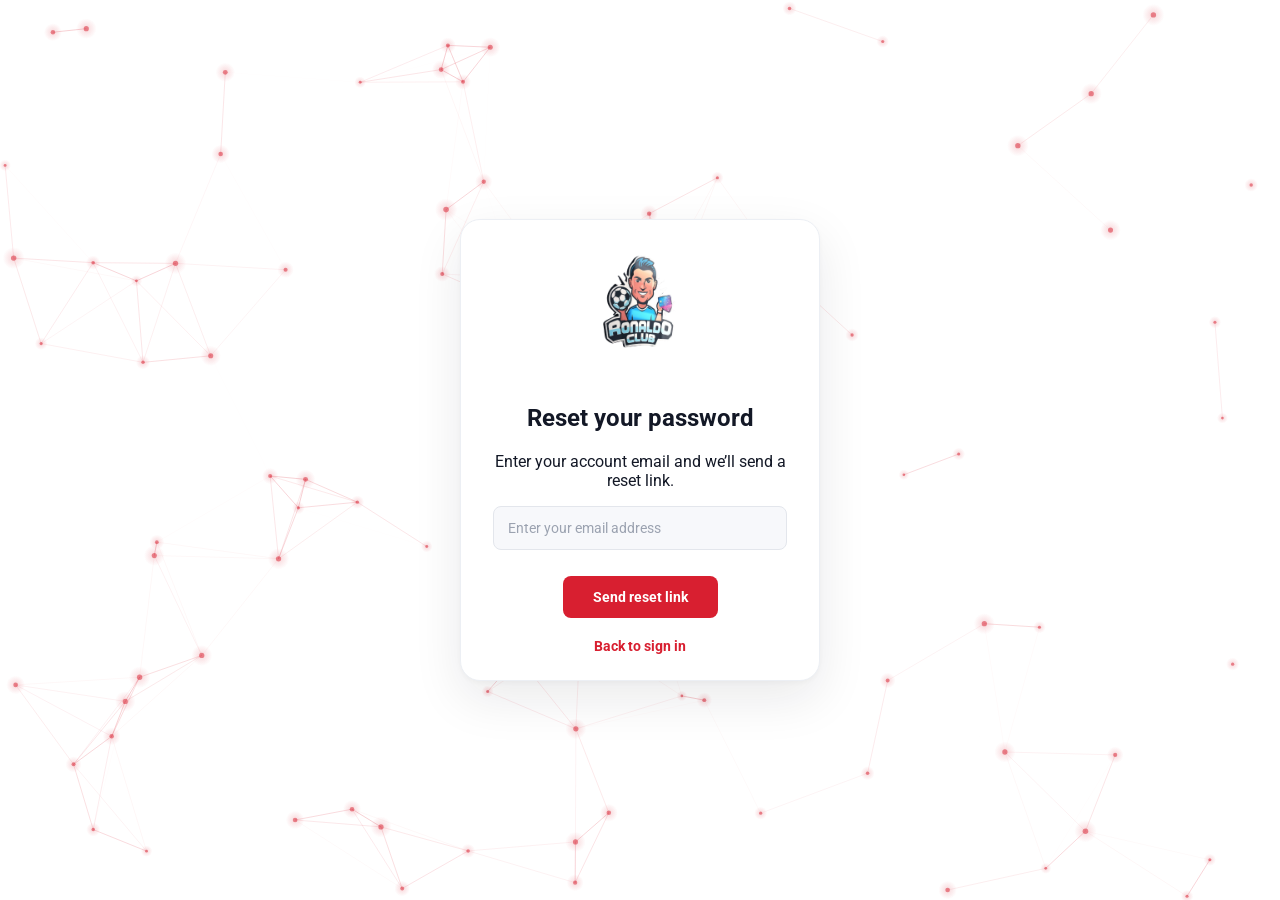
<file: northlight-template/forgot-password.html>
<!doctype html>
<html lang="en"><head>
  <meta charset="utf-8"><meta name="viewport" content="width=device-width,initial-scale=1">
  <title>Reset password — Northlight</title><link rel="stylesheet" href="assets/css/auth.css">
</head><body class="auth"><canvas class="auth__canvas" id="authCanvas" aria-hidden="true"></canvas>
<main class="auth__main"><section class="auth-card">
  <a class="auth-card__logo" href="index.html" aria-label="Northlight home"><img class="auth-card__logo-img" src="logo.png" alt="Northlight"></a>
  <h1 class="auth-title">Reset your password</h1>
  <p class="auth-copy">Enter your account email and we’ll send a reset link.</p>
  <form class="auth-form" id="resetRequestForm" novalidate>
    <div class="field"><label class="sr-only" for="email">Email address</label><input class="field__input" id="email" type="email" autocomplete="email" placeholder="Enter your email address"><p class="field__error" id="emailError" hidden></p></div>
    <button class="auth-submit" type="submit">Send reset link</button>
  </form>
  <p class="auth-status" id="authStatus" role="status" hidden></p>
  <p class="auth-alt"><a href="login.html">Back to sign in</a></p>
</section></main><script src="assets/js/auth.js" defer></script><script src="assets/js/password-reset.js" defer></script></body></html>
</file>
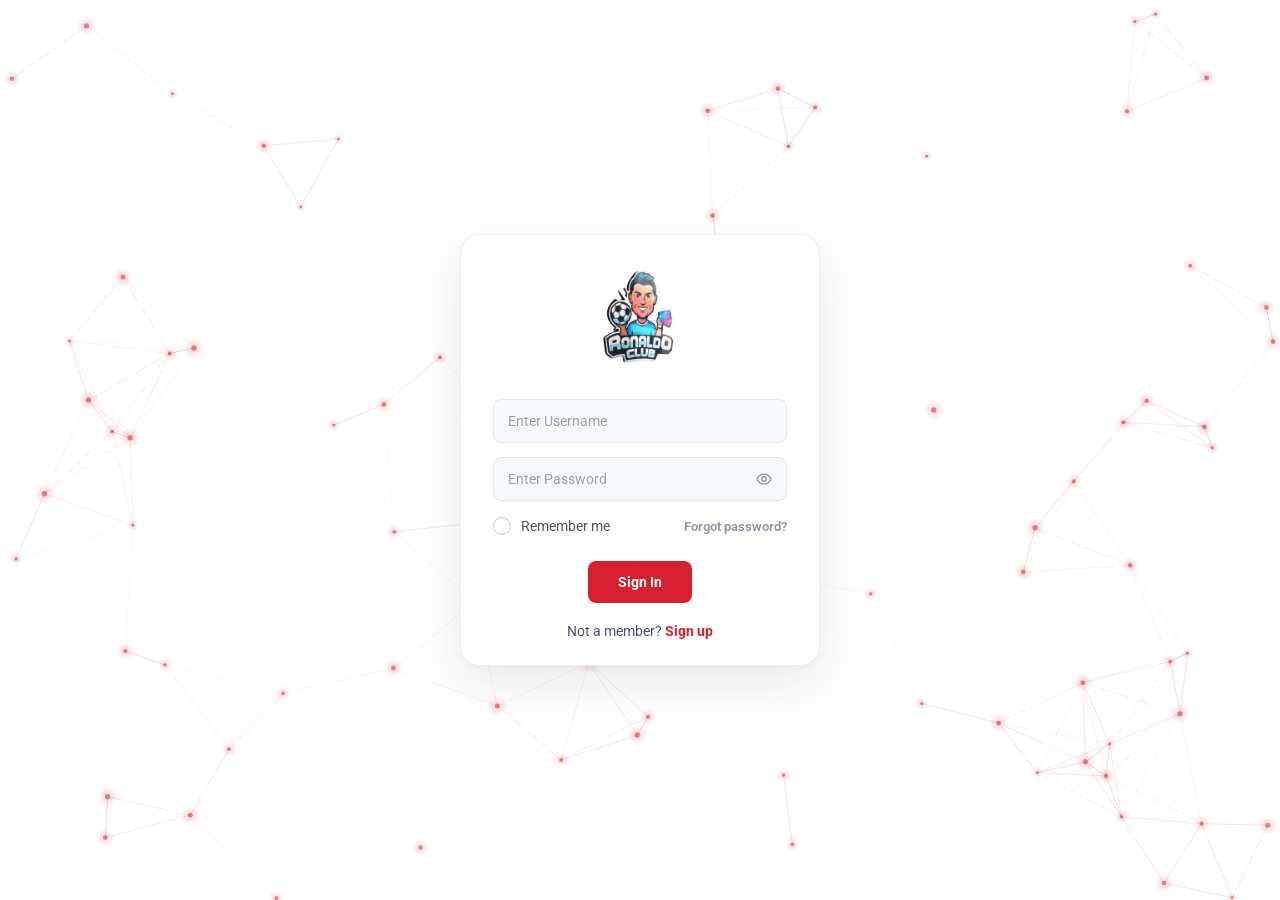
<file: northlight-template/login.html>
<!DOCTYPE html>
<html lang="en">
  <head>
    <meta charset="utf-8" />
    <meta name="viewport" content="width=device-width, initial-scale=1" />
    <title>Sign in — Northlight</title>
    <meta
      name="description"
      content="Sign in to your Northlight account. Demo login page — no data is sent anywhere."
    />
    <link rel="stylesheet" href="assets/css/auth.css" />
  </head>

  <body class="auth">
    <!-- ===================== Animated particle field ===================== -->
    <canvas class="auth__canvas" id="authCanvas" aria-hidden="true"></canvas>

    <!-- ========================= Background slot ==========================
         Swap the particles for your own artwork by uncommenting this block and
         pointing src at your image — auth.js removes the canvas as soon as this
         element exists.

      <div class="auth__media" aria-hidden="true">
        <img class="auth__media-img" src="background.jpg" alt="" />
      </div>

    ===================================================================== -->

    <main class="auth__main">
      <section class="auth-card">
        <!-- ========================== Logo slot ==========================
             Swap the .logo-ph placeholder for the commented <img> below. -->
        <a class="auth-card__logo" href="index.html" aria-label="Northlight home">


          <img class="auth-card__logo-img" src="logo.png" alt="Northlight" /> 
        </a>

        <form class="auth-form" id="loginForm" novalidate>
          <!-- username -->
          <div class="field">
            <label class="sr-only" for="username">Username</label>
            <input
              class="field__input"
              id="username"
              name="username"
              type="text"
              placeholder="Enter Username"
              autocomplete="username"
              spellcheck="false"
              aria-describedby="usernameError"
            />
            <p class="field__error" id="usernameError" hidden></p>
          </div>

          <!-- password -->
          <div class="field">
            <label class="sr-only" for="password">Password</label>
            <div class="field__wrap">
              <input
                class="field__input field__input--password"
                id="password"
                name="password"
                type="password"
                placeholder="Enter Password"
                autocomplete="current-password"
                aria-describedby="passwordError"
              />
              <button
                class="field__eye"
                type="button"
                id="passwordToggle"
                aria-label="Show password"
                aria-pressed="false"
              >
                <svg
                  class="field__eye-open"
                  viewBox="0 0 24 24"
                  aria-hidden="true"
                  fill="none"
                  stroke="currentColor"
                  stroke-width="1.7"
                  stroke-linecap="round"
                  stroke-linejoin="round"
                >
                  <path d="M2.5 12S6 5.5 12 5.5 21.5 12 21.5 12S18 18.5 12 18.5 2.5 12 2.5 12Z" />
                  <circle cx="12" cy="12" r="3" />
                </svg>
                <svg
                  class="field__eye-shut"
                  viewBox="0 0 24 24"
                  aria-hidden="true"
                  fill="none"
                  stroke="currentColor"
                  stroke-width="1.7"
                  stroke-linecap="round"
                  stroke-linejoin="round"
                >
                  <path d="M3 3l18 18" />
                  <path d="M10.6 6.1A9.9 9.9 0 0 1 12 6c6 0 9.5 6 9.5 6a17 17 0 0 1-2.7 3.4" />
                  <path d="M6.5 7.6A16.8 16.8 0 0 0 2.5 12S6 18 12 18a9.7 9.7 0 0 0 3.7-.7" />
                </svg>
              </button>
            </div>
            <p class="field__error" id="passwordError" hidden></p>
          </div>

          <!-- remember me + forgot password -->
          <div class="auth-row">
            <label class="remember" for="remember">
              <input class="remember__input" type="checkbox" id="remember" />
              <span class="remember__dot" aria-hidden="true"></span>
              <span class="remember__text">Remember me</span>
            </label>
            <a class="auth-forgot" href="forgot-password.html">Forgot password?</a>
          </div>

          <button class="auth-submit" type="submit" id="loginSubmit">Sign In</button>
        </form>

        <p class="auth-status" id="authStatus" role="status" hidden></p>

        <p class="auth-alt">Not a member? <a href="signup.html">Sign up</a></p>
      </section>
    </main>

    <script src="assets/js/auth.js" defer></script>
    <script src="assets/js/login.js" defer></script>
  </body>
</html>
</file>
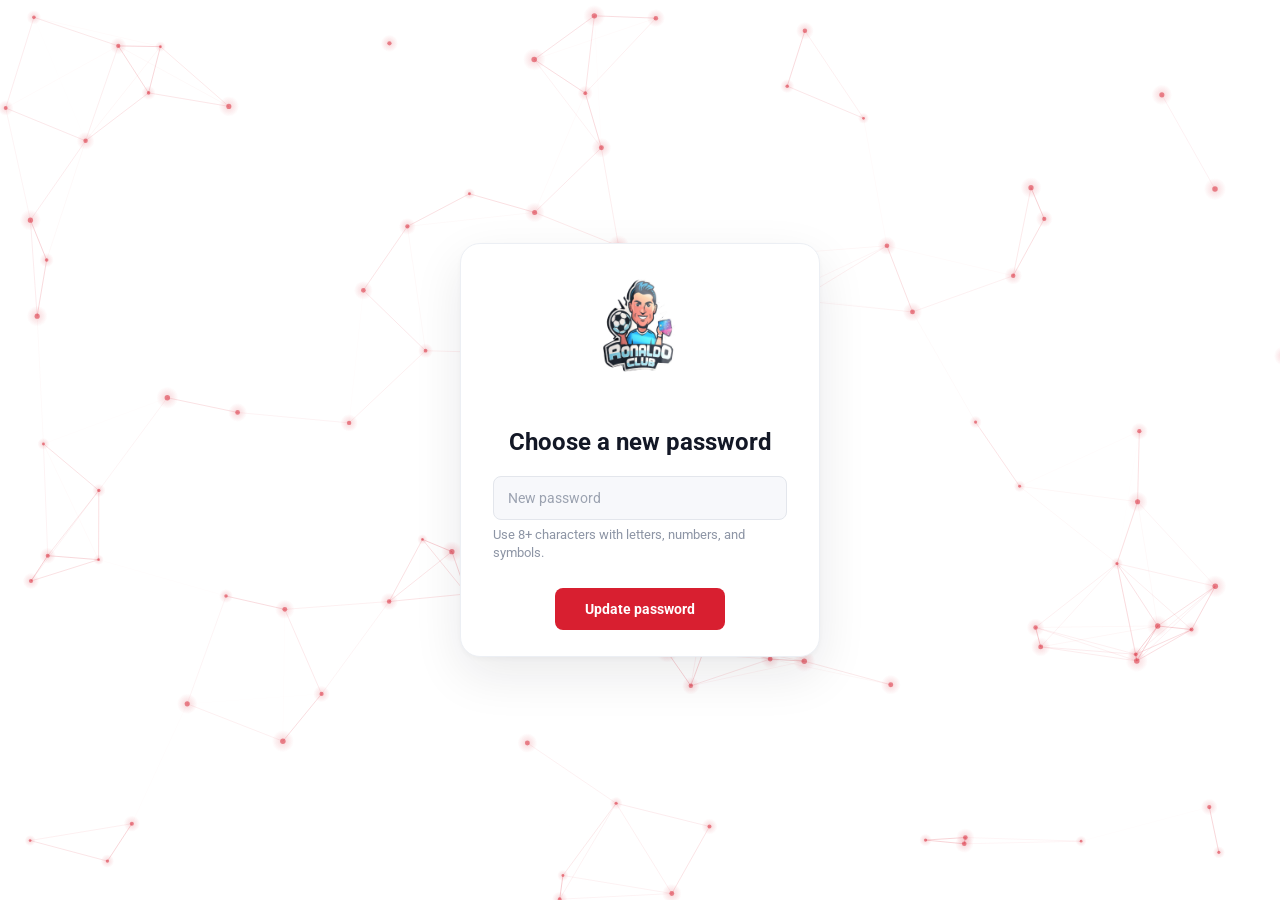
<file: northlight-template/reset-password.html>
<!doctype html>
<html lang="en"><head>
  <meta charset="utf-8"><meta name="viewport" content="width=device-width,initial-scale=1">
  <title>Choose a new password — Northlight</title><link rel="stylesheet" href="assets/css/auth.css">
</head><body class="auth"><canvas class="auth__canvas" id="authCanvas" aria-hidden="true"></canvas>
<main class="auth__main"><section class="auth-card">
  <a class="auth-card__logo" href="index.html" aria-label="Northlight home"><img class="auth-card__logo-img" src="logo.png" alt="Northlight"></a>
  <h1 class="auth-title">Choose a new password</h1>
  <form class="auth-form" id="resetConfirmForm" novalidate>
    <div class="field"><label class="sr-only" for="password">New password</label><input class="field__input" id="password" type="password" autocomplete="new-password" placeholder="New password"><p class="field__hint">Use 8+ characters with letters, numbers, and symbols.</p><p class="field__error" id="passwordError" hidden></p></div>
    <button class="auth-submit" type="submit">Update password</button>
  </form>
  <p class="auth-status" id="authStatus" role="status" hidden></p>
</section></main><script src="assets/js/auth.js" defer></script><script src="assets/js/password-reset.js" defer></script></body></html>
</file>
<file: northlight-template/assets/css/auth.css>
/* --------------------------------------------------------------------------
   Typeface: Roboto (variable, wght 400–700, latin subset).

   Embedded as a base64 woff2 so the pages — and the generated *-preview.html
   files — render identically with no network access and no extra requests.
   This is the face the reference screenshots were taken with (Android's
   system sans), which is why the UI now matches them. Apache-2.0 licensed.
   -------------------------------------------------------------------------- */
@font-face {
  font-family: "Roboto";
  font-style: normal;
  font-weight: 400 700;
  font-display: swap;
  src: url([data-uri]) format("woff2");
}

/* ---------------------------- 1. Tokens & reset --------------------------- */
:root {
  --page: #ffffff;
  --card: #ffffff;

  --border: #e4e7ee;
  --border-soft: #eceff4;

  --text: #131826;
  --text-dim: #4c5567;
  --text-mute: #8d95a5;

  --accent: #d81f30;
  --accent-strong: #bd1726;

  --field-bg: #f7f8fb;
  --field-border: #e3e6ec;

  --radius: 8px;
  --radius-card: 20px;

  --shadow-card: 0 18px 50px rgba(19, 24, 38, 0.09),
    0 2px 6px rgba(19, 24, 38, 0.04);

  --font: "Roboto", ui-sans-serif, system-ui, -apple-system, "Segoe UI",
    Arial, sans-serif;
}
/* --- one typeface everywhere ---------------------------------------------
   Form controls do not inherit fonts from their ancestors and the root
   element has no family of its own, so both are pinned to --font here. This is
   what keeps checkboxes, text fields, buttons and selects on the site font
   instead of falling back to the browser's Arial/Times defaults.
   ------------------------------------------------------------------------ */
html {
  font-family: var(--font);
}

button,
input,
select,
textarea,
option,
optgroup {
  font-family: inherit;
}


*,
*::before,
*::after {
  box-sizing: border-box;
}

/* the [hidden] attribute must win over layout display rules like
   .menu__item { display: block } */
[hidden] {
  display: none !important;
}

html,
body {
  height: 100%;
}

body {
  margin: 0;
  font-family: var(--font);
  color: var(--text);
  background: var(--page);
  -webkit-font-smoothing: antialiased;
}

img {
  max-width: 100%;
  display: block;
}

button,
input {
  font: inherit;
  color: inherit;
}

a {
  color: var(--accent);
  text-decoration: none;
  font-weight: 700;
}

a:hover {
  color: var(--accent-strong);
}

:focus-visible {
  outline: 2px solid var(--accent);
  outline-offset: 2px;
}

.sr-only {
  position: absolute;
  width: 1px;
  height: 1px;
  padding: 0;
  margin: -1px;
  overflow: hidden;
  clip: rect(0 0 0 0);
  white-space: nowrap;
  border: 0;
}

/* --------------------- 2. Canvas / background slot ----------------------- */

.auth__canvas {
  position: fixed;
  inset: 0;
  z-index: 0;
  display: block;
  width: 100%;
  height: 100%;
  pointer-events: none;
}

/* Optional own-artwork background — uncomment the block in signup.html.
   When this element exists, signup.js skips the particle field. */
.auth__media {
  position: fixed;
  inset: 0;
  z-index: 0;
  overflow: hidden;
}

.auth__media-img {
  width: 100%;
  height: 100%;
  object-fit: cover;
  object-position: center;
}

/* ---------------------------- 3. Auth shell ------------------------------ */

.auth {
  position: relative;
  min-height: 100%;
  background: var(--page);
}

.auth__main {
  position: relative;
  z-index: 1;
  display: grid;
  place-items: center;
  min-height: 100vh;
  padding: 48px 20px;
}

/* -------------------------- 4. Card & logo slot -------------------------- */

.auth-card {
  width: min(360px, 100%);
  padding: 34px 32px 26px;
  border-radius: var(--radius-card);
  background: var(--card);
  border: 1px solid var(--border-soft);
  box-shadow: var(--shadow-card);
  text-align: center;
}

.auth-card__logo {
  display: inline-flex;
  justify-content: center;
  margin: 0 auto 26px;
}

.auth-card__logo-img {
  display: block;
  max-height: 104px;
  max-width: 180px;
  width: auto;
  height: auto;
  object-fit: contain;
}

/* dashed stand-in until you drop your own logo in */
.logo-ph {
  display: inline-flex;
  align-items: center;
  gap: 9px;
  color: var(--text-mute);
  font-size: 10px;
  font-weight: 800;
  letter-spacing: 0.14em;
}

.logo-ph--auth {
  flex-direction: column;
  justify-content: center;
  gap: 8px;
  width: 108px;
  height: 104px;
  padding: 10px;
  border: 1.5px dashed #d6dbe6;
  border-radius: 16px;
}

.logo-ph--auth svg {
  width: 26px;
  height: 26px;
  opacity: 0.7;
}

/* ------------------------------ 5. Fields -------------------------------- */

.auth-form {
  display: flex;
  flex-direction: column;
  gap: 14px;
  text-align: left;
}

.field {
  display: flex;
  flex-direction: column;
  gap: 6px;
}

.field__wrap {
  position: relative;
  display: flex;
}

.field__input {
  width: 100%;
  height: 44px;
  padding: 0 14px;
  border-radius: var(--radius);
  background: var(--field-bg);
  border: 1px solid var(--field-border);
  font-size: 13.5px;
  color: var(--text);
  transition: border-color 0.15s ease, box-shadow 0.15s ease,
    background 0.15s ease;
}

.field__input::placeholder {
  color: #9ba2b0;
}

.field__input:hover {
  border-color: #d3d8e2;
}

.field__input:focus {
  outline: none;
  background: #fff;
  border-color: var(--accent);
  box-shadow: 0 0 0 3px rgba(216, 31, 48, 0.12);
}

.field__input--password {
  padding-right: 46px;
}

.field__input.is-error {
  border-color: var(--accent);
  background: #fff7f8;
}

.field__eye {
  position: absolute;
  top: 50%;
  right: 8px;
  transform: translateY(-50%);
  display: grid;
  place-items: center;
  width: 30px;
  height: 30px;
  border-radius: 6px;
  border: 0;
  background: transparent;
  color: #8b93a3;
  cursor: pointer;
  transition: color 0.15s ease, background 0.15s ease;
}

.field__eye:hover {
  color: var(--text-dim);
  background: #eef1f6;
}

.field__eye svg {
  width: 18px;
  height: 18px;
}

.field__eye .field__eye-shut {
  display: none;
}

.field__eye[aria-pressed="true"] .field__eye-open {
  display: none;
}

.field__eye[aria-pressed="true"] .field__eye-shut {
  display: block;
}

.field__hint {
  margin: 0;
  font-size: 12.5px;
  line-height: 1.45;
  color: var(--text-mute);
}

.field__error {
  margin: 0;
  font-size: 12px;
  font-weight: 600;
  line-height: 1.45;
  color: var(--accent);
}



.captcha {
  display: flex;
  flex-direction: column;
  gap: 6px;
  padding: 12px 14px 8px;
  border-radius: var(--radius);
  border: 1px solid #dcdfe7;
  background: #fbfbfd;
}

.captcha__row {
  display: flex;
  align-items: center;
  gap: 12px;
  cursor: pointer;
}

.captcha__box {
  position: relative;
  flex: none;
  width: 22px;
  height: 22px;
}

.captcha__input {
  position: absolute;
  inset: 0;
  margin: 0;
  opacity: 0;
  cursor: pointer;
}

.captcha__tick {
  position: absolute;
  inset: 0;
  display: grid;
  place-items: center;
  border-radius: 4px;
  border: 1.5px solid #c8ccd6;
  background: #fff;
  color: transparent;
  pointer-events: none;
  transition: background 0.15s ease, border-color 0.15s ease, color 0.15s ease;
}

.captcha__tick svg {
  width: 14px;
  height: 14px;
}

.captcha__input:checked + .captcha__tick {
  background: var(--accent);
  border-color: var(--accent);
  color: #fff;
}

.captcha__input:focus-visible + .captcha__tick {
  outline: 2px solid var(--accent);
  outline-offset: 2px;
}

.captcha__label {
  flex: 1 1 auto;
  font-size: 14px;
  color: #2b3140;
}

.captcha__mark {
  flex: none;
  display: grid;
  place-items: center;
  width: 26px;
  height: 26px;
  color: #6f7787;
}

.captcha__mark svg {
  width: 22px;
  height: 22px;
}

.captcha__brand {
  margin: 0;
  text-align: right;
  font-size: 10.5px;
  font-weight: 500;
  color: var(--text-mute);
}

.captcha__brand b {
  font-weight: 700;
  color: var(--text-dim);
}

/* ------------------- 7. Remember me, submit, alt link -------------------- */

.remember {
  position: relative;
  display: flex;
  align-items: center;
  gap: 10px;
  margin-top: 2px;
  cursor: pointer;
  user-select: none;
}

/* the real checkbox sits invisibly on top of the styled dot */
.remember__input {
  position: absolute;
  left: 0;
  top: 50%;
  transform: translateY(-50%);
  width: 18px;
  height: 18px;
  margin: 0;
  opacity: 0;
  cursor: pointer;
}

.remember__dot {
  flex: none;
  display: grid;
  place-items: center;
  width: 18px;
  height: 18px;
  border-radius: 50%;
  border: 1.5px solid #c8ccd6;
  background: #fff;
  transition: border-color 0.15s ease, box-shadow 0.15s ease;
}

.remember__dot::after {
  content: "";
  width: 8px;
  height: 8px;
  border-radius: 50%;
  background: var(--accent);
  transform: scale(0);
  transition: transform 0.15s ease;
}

.remember__input:checked + .remember__dot {
  border-color: var(--accent);
}

.remember__input:checked + .remember__dot::after {
  transform: scale(1);
}

.remember__input:focus-visible + .remember__dot {
  outline: 2px solid var(--accent);
  outline-offset: 2px;
}

.remember__text {
  font-size: 13.5px;
  color: var(--text-dim);
}

/* login only: remember me on the left, forgot-password link on the right */
.auth-row {
  display: flex;
  align-items: center;
  justify-content: space-between;
  gap: 12px;
  margin-top: 2px;
}

.auth-row .remember {
  margin-top: 0;
}

.auth-forgot {
  font-size: 12.5px;
  font-weight: 600;
  color: var(--text-mute);
}

.auth-forgot:hover {
  color: var(--accent);
}

.auth-submit {
  align-self: center;
  min-height: 42px;
  margin-top: 12px;
  padding: 0 30px;
  border: 0;
  border-radius: var(--radius);
  background: var(--accent);
  color: #fff;
  font-size: 14px;
  font-weight: 700;
  cursor: pointer;
  transition: background 0.15s ease, transform 0.12s ease,
    box-shadow 0.15s ease;
}

.auth-submit:hover {
  background: var(--accent-strong);
  box-shadow: 0 8px 18px rgba(216, 31, 48, 0.22);
}

.auth-submit:active {
  transform: translateY(1px);
}

.auth-submit[disabled] {
  opacity: 0.65;
  cursor: default;
  box-shadow: none;
}

.auth-status {
  margin: 14px 0 0;
  padding: 9px 12px;
  border-radius: var(--radius);
  background: #eefaf2;
  border: 1px solid #c6ecd5;
  font-size: 12.5px;
  font-weight: 600;
  line-height: 1.45;
  color: #17734a;
}

.auth-status--info {
  background: #eef2f9;
  border-color: #d9e1ee;
  color: #3d4a63;
}

.auth-status.is-error {
  background: #fdeef0;
  border-color: #f6c9cf;
  color: #a5153a;
}

.auth-status a {
  text-decoration: underline;
}

.auth-alt {
  margin: 20px 0 0;
  font-size: 13.5px;
  color: var(--text-dim);
}

/* ---------------------------- 8. Responsive ------------------------------ */

@media (max-width: 420px) {
  .auth__main {
    padding: 28px 14px;
    align-items: start;
  }

  .auth-card {
    padding: 26px 20px 22px;
    border-radius: 16px;
  }

  .logo-ph--auth {
    width: 92px;
    height: 90px;
  }

  .field__input {
    height: 42px;
    font-size: 13px;
  }

  .auth-submit {
    width: 100%;
  }
}

@media (prefers-reduced-motion: reduce) {
  .auth-submit,
  .field__input,
  .field__eye,
  .remember__dot,
  .remember__dot::after,
  .captcha__tick {
    transition: none;
  }
}
</file>
